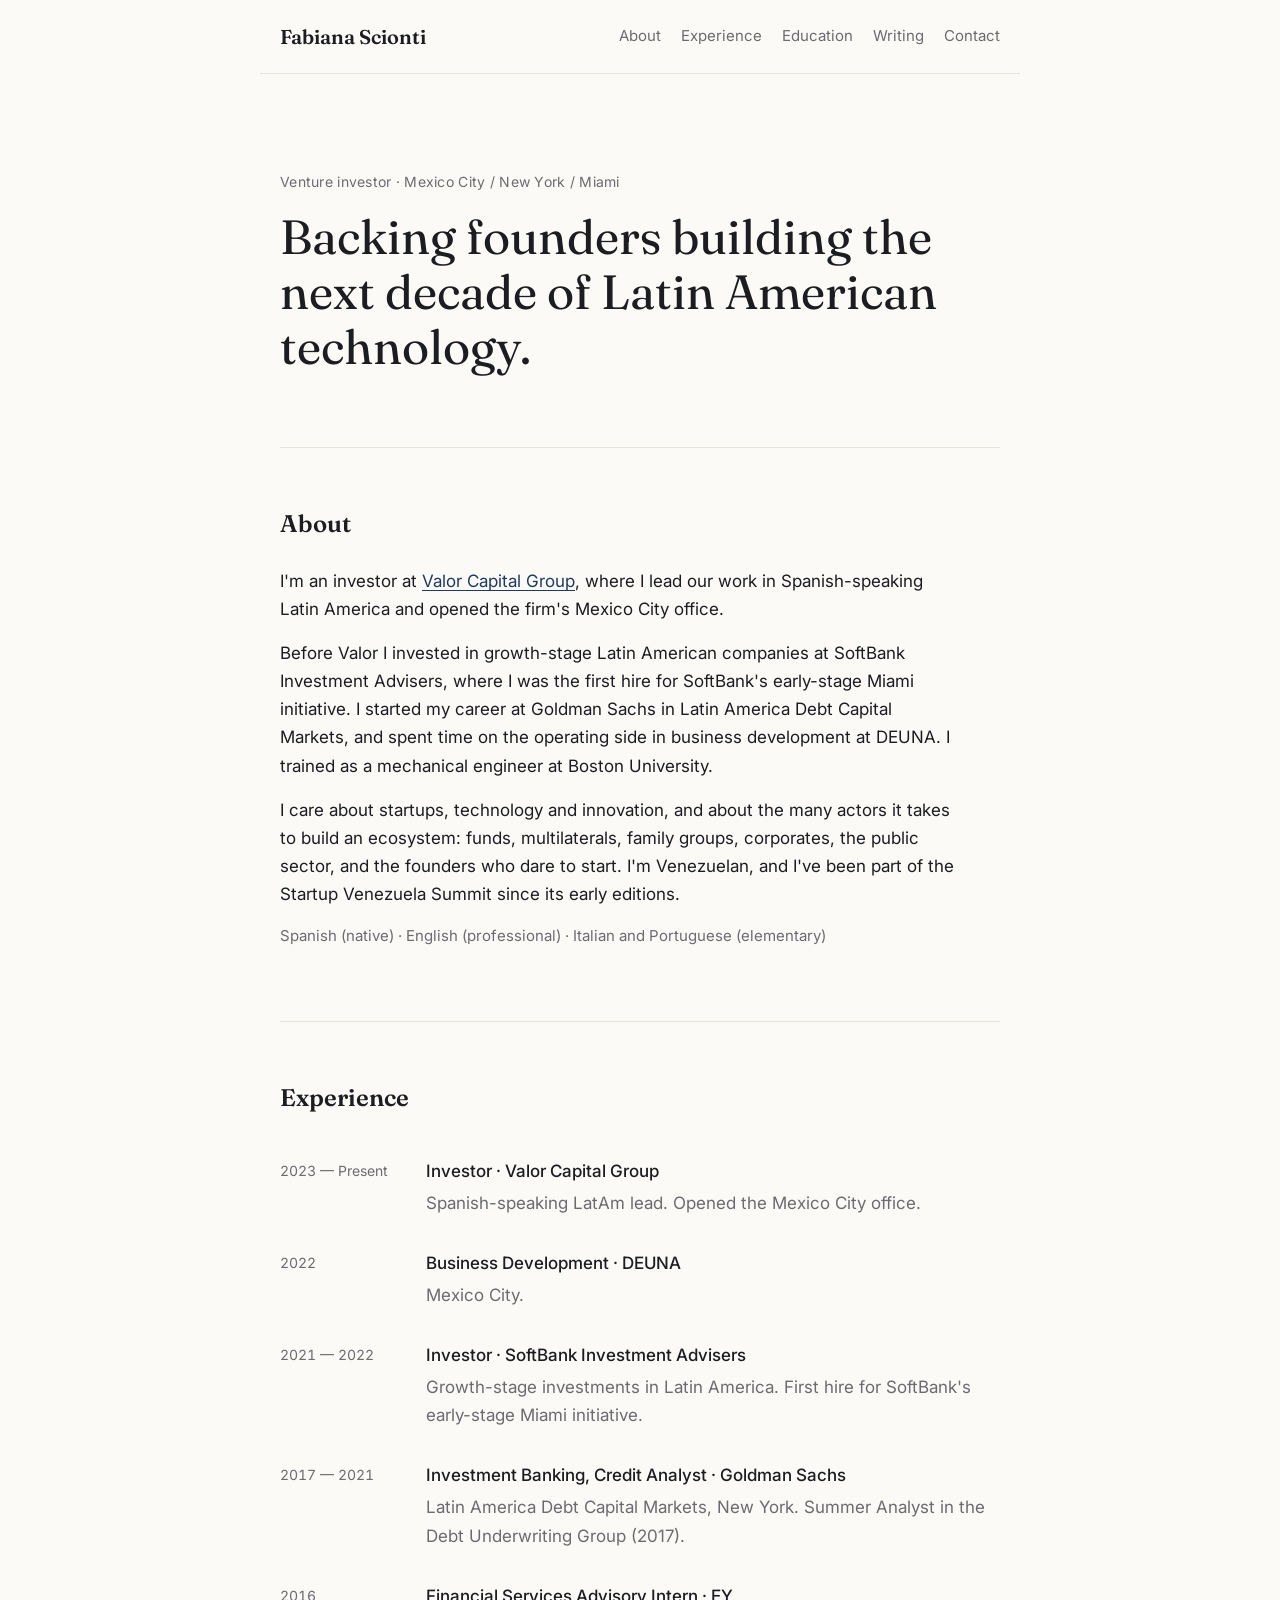
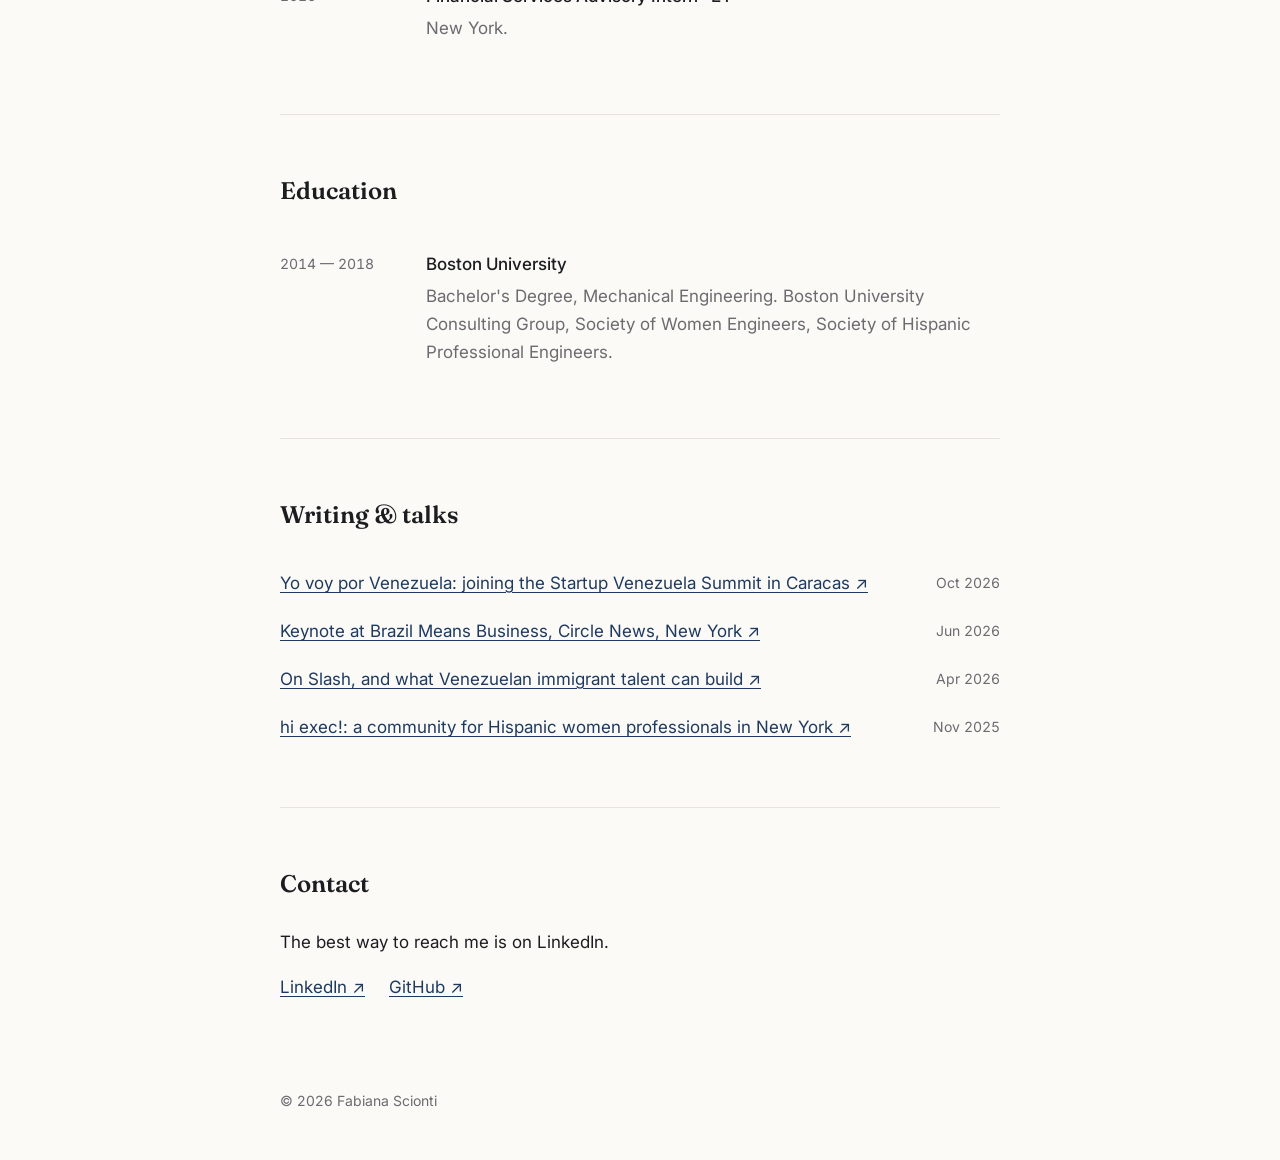
<file: index.html>
<!doctype html>
<html lang="en">
<head>
  <meta charset="utf-8">
  <meta name="viewport" content="width=device-width, initial-scale=1">
  <title>Fabiana Scionti</title>
  <meta name="description" content="Fabiana Scionti — venture investor at Valor Capital Group, focused on startups across Spanish-speaking Latin America.">
  <link rel="preconnect" href="https://fonts.googleapis.com">
  <link rel="preconnect" href="https://fonts.gstatic.com" crossorigin>
  <link href="https://fonts.googleapis.com/css2?family=Fraunces:opsz,wght@9..144,400;9..144,600&family=Inter:wght@400;500&display=swap" rel="stylesheet">
  <link rel="stylesheet" href="styles.css?v=2">
</head>
<body>
  <header class="site-header">
    <a class="name" href="#top">Fabiana Scionti</a>
    <nav>
      <a href="#about">About</a>
      <a href="#experience">Experience</a>
      <a href="#education">Education</a>
      <a href="#writing">Writing</a>
      <a href="#contact">Contact</a>
    </nav>
  </header>

  <main id="top">
    <section class="hero">
      <p class="eyebrow">Venture investor · Mexico City / New York / Miami</p>
      <h1>Backing founders building the next decade of Latin American technology.</h1>
    </section>

    <section id="about">
      <h2>About</h2>
      <div class="prose">
        <p>I'm an investor at <a href="https://www.valorcapitalgroup.com" target="_blank" rel="noopener">Valor Capital Group</a>, where I lead our work in Spanish-speaking Latin America and opened the firm's Mexico City office.</p>
        <p>Before Valor I invested in growth-stage Latin American companies at SoftBank Investment Advisers, where I was the first hire for SoftBank's early-stage Miami initiative. I started my career at Goldman Sachs in Latin America Debt Capital Markets, and spent time on the operating side in business development at DEUNA. I trained as a mechanical engineer at Boston University.</p>
        <p>I care about startups, technology and innovation, and about the many actors it takes to build an ecosystem: funds, multilaterals, family groups, corporates, the public sector, and the founders who dare to start. I'm Venezuelan, and I've been part of the Startup Venezuela Summit since its early editions.</p>
        <p class="langs">Spanish (native) · English (professional) · Italian and Portuguese (elementary)</p>
      </div>
    </section>

    <section id="experience">
      <h2>Experience</h2>
      <ol class="timeline">
        <li>
          <span class="when">2023 — Present</span>
          <div>
            <h3>Investor · Valor Capital Group</h3>
            <p>Spanish-speaking LatAm lead. Opened the Mexico City office.</p>
          </div>
        </li>
        <li>
          <span class="when">2022</span>
          <div>
            <h3>Business Development · DEUNA</h3>
            <p>Mexico City.</p>
          </div>
        </li>
        <li>
          <span class="when">2021 — 2022</span>
          <div>
            <h3>Investor · SoftBank Investment Advisers</h3>
            <p>Growth-stage investments in Latin America. First hire for SoftBank's early-stage Miami initiative.</p>
          </div>
        </li>
        <li>
          <span class="when">2017 — 2021</span>
          <div>
            <h3>Investment Banking, Credit Analyst · Goldman Sachs</h3>
            <p>Latin America Debt Capital Markets, New York. Summer Analyst in the Debt Underwriting Group (2017).</p>
          </div>
        </li>
        <li>
          <span class="when">2016</span>
          <div>
            <h3>Financial Services Advisory Intern · EY</h3>
            <p>New York.</p>
          </div>
        </li>
      </ol>
    </section>

    <section id="education">
      <h2>Education</h2>
      <ol class="timeline">
        <li>
          <span class="when">2014 — 2018</span>
          <div>
            <h3>Boston University</h3>
            <p>Bachelor's Degree, Mechanical Engineering. Boston University Consulting Group, Society of Women Engineers, Society of Hispanic Professional Engineers.</p>
          </div>
        </li>
      </ol>
    </section>

    <section id="writing">
      <h2>Writing &amp; talks</h2>
      <ul class="posts">
        <!-- To add a post: copy writing/first-post.html, rename it, and add a line here. -->
        <li>
          <a href="https://www.linkedin.com/feed/update/urn:li:activity:7516159379860197377/" target="_blank" rel="noopener">Yo voy por Venezuela: joining the Startup Venezuela Summit in Caracas ↗</a>
          <span class="when">Oct 2026</span>
        </li>
        <li>
          <a href="https://www.linkedin.com/feed/update/urn:li:activity:7470827949991211008/" target="_blank" rel="noopener">Keynote at Brazil Means Business, Circle News, New York ↗</a>
          <span class="when">Jun 2026</span>
        </li>
        <li>
          <a href="https://www.linkedin.com/feed/update/urn:li:activity:7450699912687562752/" target="_blank" rel="noopener">On Slash, and what Venezuelan immigrant talent can build ↗</a>
          <span class="when">Apr 2026</span>
        </li>
        <li>
          <a href="https://www.linkedin.com/feed/update/urn:li:activity:7397339201517826048/" target="_blank" rel="noopener">hi exec!: a community for Hispanic women professionals in New York ↗</a>
          <span class="when">Nov 2025</span>
        </li>
      </ul>
    </section>

    <section id="contact">
      <h2>Contact</h2>
      <p class="prose">The best way to reach me is on LinkedIn.</p>
      <ul class="links">
        <li><a href="https://www.linkedin.com/in/fabiana-scionti-336299106/" target="_blank" rel="noopener">LinkedIn ↗</a></li>
        <li><a href="https://github.com/fabiscionti" target="_blank" rel="noopener">GitHub ↗</a></li>
      </ul>
    </section>
  </main>

  <footer>© <span id="year">2026</span> Fabiana Scionti</footer>
  <script>document.getElementById('year').textContent = new Date().getFullYear();</script>
</body>
</html>
</file>
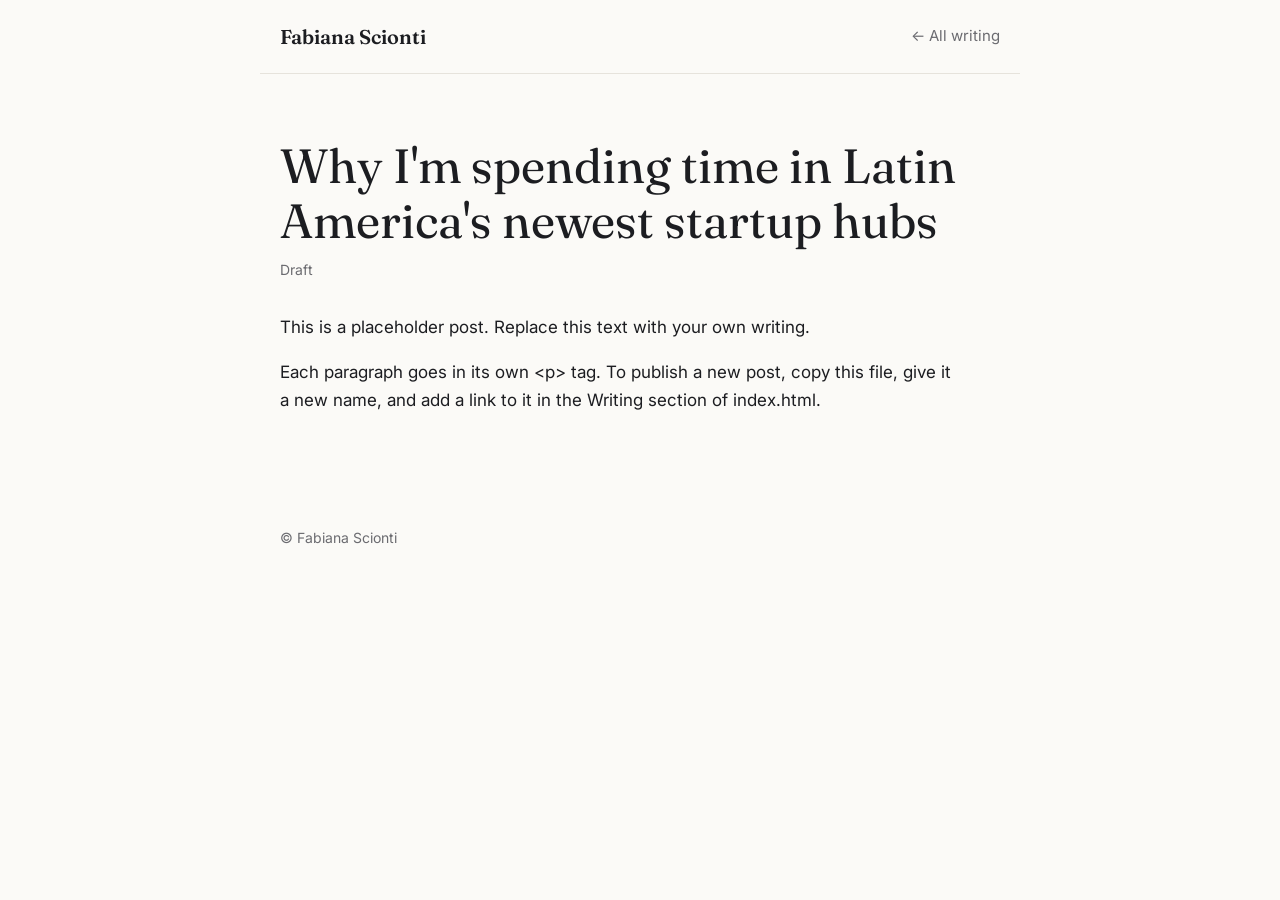
<file: writing/first-post.html>
<!doctype html>
<html lang="en">
<head>
  <meta charset="utf-8">
  <meta name="viewport" content="width=device-width, initial-scale=1">
  <title>Why I'm spending time in Latin America's newest startup hubs · Fabiana Scionti</title>
  <link rel="preconnect" href="https://fonts.googleapis.com">
  <link rel="preconnect" href="https://fonts.gstatic.com" crossorigin>
  <link href="https://fonts.googleapis.com/css2?family=Fraunces:opsz,wght@9..144,400;9..144,600&family=Inter:wght@400;500&display=swap" rel="stylesheet">
  <link rel="stylesheet" href="../styles.css?v=2">
</head>
<body>
  <header class="site-header">
    <a class="name" href="../index.html">Fabiana Scionti</a>
    <nav><a href="../index.html#writing">← All writing</a></nav>
  </header>

  <main>
    <article class="post">
      <h1>Why I'm spending time in Latin America's newest startup hubs</h1>
      <span class="when">Draft</span>
      <div class="prose">
        <p>This is a placeholder post. Replace this text with your own writing.</p>
        <p>Each paragraph goes in its own &lt;p&gt; tag. To publish a new post, copy this file, give it a new name, and add a link to it in the Writing section of index.html.</p>
      </div>
    </article>
  </main>

  <footer>© Fabiana Scionti</footer>
</body>
</html>
</file>
<file: styles.css>
:root {
  --bg: #fbfaf7;
  --text: #1c1d21;
  --muted: #6b6b70;
  --line: #e6e3dc;
  --accent: #1f3a5f;
  --serif: "Fraunces", Georgia, serif;
  --sans: "Inter", system-ui, -apple-system, sans-serif;
}

@media (prefers-color-scheme: dark) {
  :root {
    --bg: #121316;
    --text: #ececea;
    --muted: #9a9aa0;
    --line: #2a2b30;
    --accent: #9db8e0;
  }
}

* { box-sizing: border-box; }

html { scroll-behavior: smooth; }

body {
  margin: 0;
  background: var(--bg);
  color: var(--text);
  font: 17px/1.65 var(--sans);
  -webkit-font-smoothing: antialiased;
}

a { color: var(--accent); text-underline-offset: 3px; }

.site-header {
  position: sticky;
  top: 0;
  display: flex;
  justify-content: space-between;
  align-items: center;
  gap: 16px;
  flex-wrap: wrap;
  max-width: 760px;
  margin: 0 auto;
  padding: 20px 20px;
  background: var(--bg);
  border-bottom: 1px solid var(--line);
}

.name { font-family: var(--serif); font-weight: 600; font-size: 20px; color: var(--text); text-decoration: none; }

nav { display: flex; gap: 20px; font-size: 15px; }
nav a { color: var(--muted); text-decoration: none; }
nav a:hover { color: var(--text); }

main { max-width: 760px; margin: 0 auto; padding: 0 20px; }

section { padding: 56px 0; border-bottom: 1px solid var(--line); scroll-margin-top: 72px; }
section:last-child { border-bottom: 0; }

.hero { padding: 96px 0 72px; }
.eyebrow { color: var(--muted); font-size: 14px; letter-spacing: .02em; margin: 0 0 16px; }
h1 { font-family: var(--serif); font-weight: 400; font-size: clamp(32px, 6vw, 48px); line-height: 1.15; margin: 0; }

h2 { font-family: var(--serif); font-weight: 600; font-size: 24px; margin: 0 0 24px; }
h3 { font-size: 17px; font-weight: 500; margin: 0 0 4px; }

.prose p { margin: 0 0 16px; max-width: 62ch; }
.prose .langs { color: var(--muted); font-size: 15px; }

.timeline, .posts, .links { list-style: none; margin: 0; padding: 0; }

.timeline li {
  display: grid;
  grid-template-columns: 130px 1fr;
  gap: 16px;
  padding: 16px 0;
}
.timeline p { margin: 0; color: var(--muted); }
.when { color: var(--muted); font-size: 14px; font-variant-numeric: tabular-nums; padding-top: 2px; }

.posts li { display: flex; justify-content: space-between; gap: 16px; padding: 10px 0; }
.links { display: flex; gap: 24px; }

footer { max-width: 760px; margin: 0 auto; padding: 32px 20px 48px; color: var(--muted); font-size: 14px; }

@media (max-width: 560px) {
  nav { flex-wrap: wrap; gap: 6px 16px; font-size: 14px; }
  .timeline li { grid-template-columns: 1fr; gap: 4px; }
  .posts li { flex-direction: column; gap: 2px; }
}

/* Single post pages */
.post { padding: 64px 0; }
.post h1 { margin-bottom: 8px; }
.post .when { display: block; margin-bottom: 32px; }
</file>
